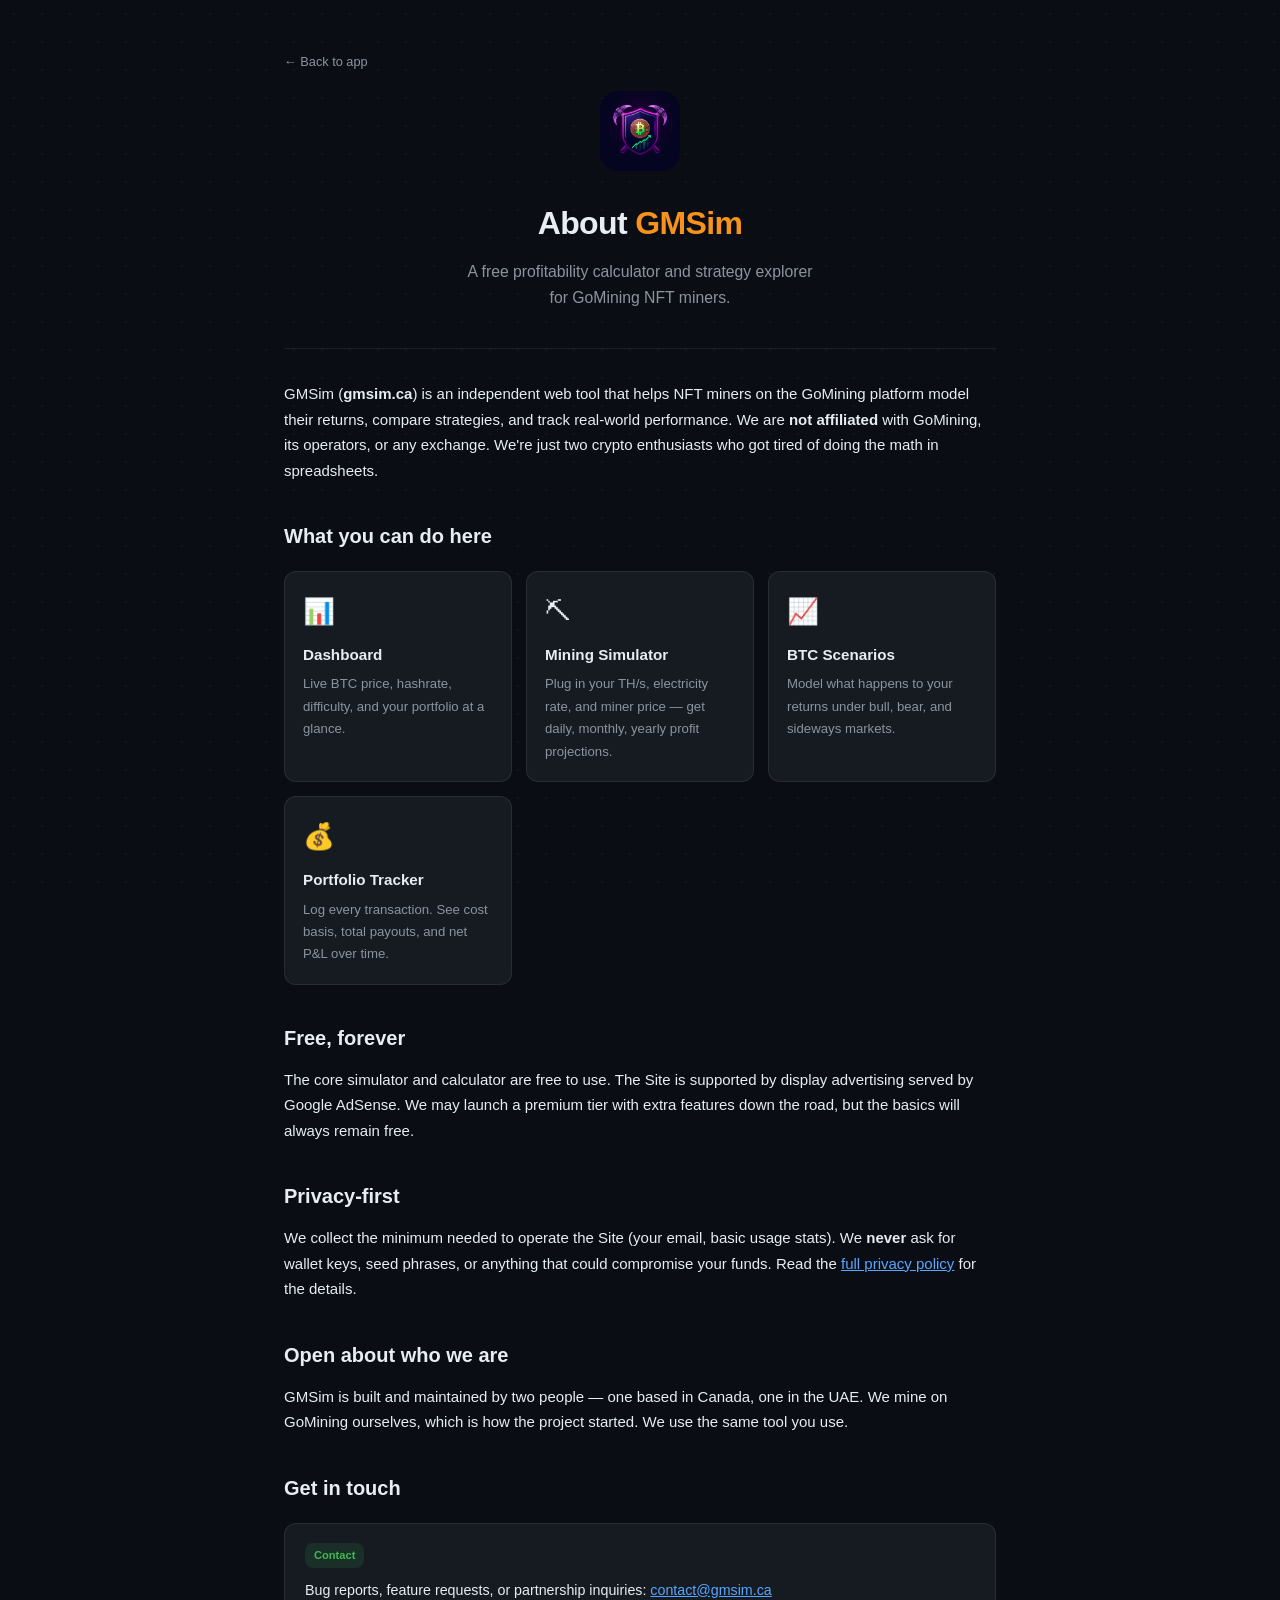
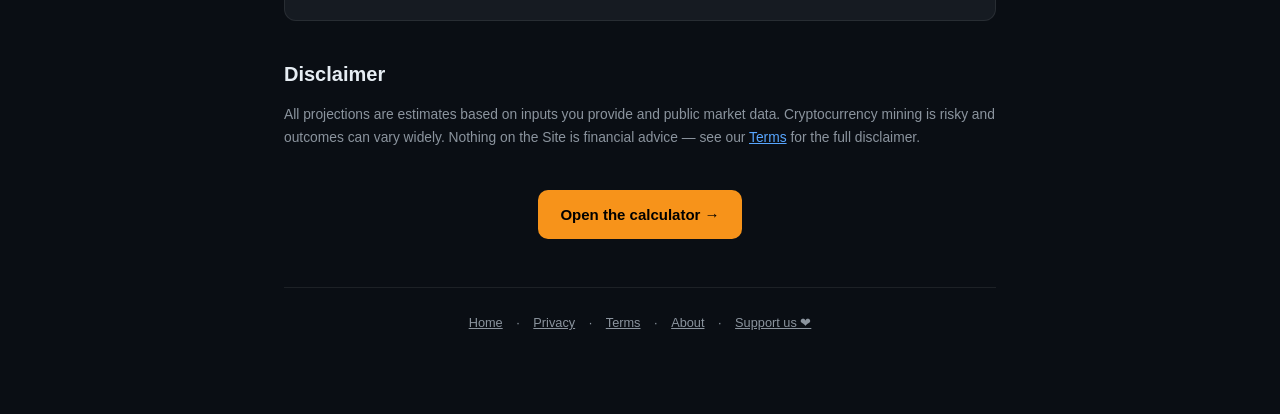
<file: about.html>
<!DOCTYPE html>
<html lang="en">
<head>
  <meta charset="UTF-8">
  <meta name="viewport" content="width=device-width, initial-scale=1.0">
  <title>About · GMSim</title>
  <meta name="description" content="GMSim is a free profitability calculator and strategy explorer for GoMining NFT miners.">
  <link rel="icon" type="image/png" href="icon.png">
  <style>
    :root {
      --bg:#0a0e14; --card:#161b22; --border:rgba(255,255,255,.08);
      --text:#e6edf3; --text-dim:#8b949e; --accent:#f7931a; --link:#58a6ff;
      --green:#3fb950;
    }
    *{box-sizing:border-box;margin:0;padding:0}
    body{font-family:-apple-system,BlinkMacSystemFont,'Segoe UI',Roboto,sans-serif;
         background:var(--bg);color:var(--text);line-height:1.7;font-size:15px}
    .wrap{max-width:760px;margin:0 auto;padding:48px 24px 80px}
    header{padding-bottom:24px;border-bottom:1px solid var(--border);margin-bottom:32px;text-align:center}
    .back{color:var(--text-dim);text-decoration:none;font-size:.85em;display:inline-block;
          margin-bottom:18px;text-align:left;width:100%}
    .back:hover{color:var(--accent)}
    .logo{width:80px;height:80px;border-radius:18px;margin-bottom:18px}
    h1{font-size:2rem;font-weight:800;letter-spacing:-.02em;margin-bottom:8px}
    h1 .accent{color:var(--accent)}
    .tagline{color:var(--text-dim);font-size:1.05em}
    h2{font-size:1.25rem;font-weight:700;margin:36px 0 12px;color:var(--text)}
    p,li{color:var(--text);margin-bottom:12px}
    ul{padding-left:22px;margin-bottom:14px}
    a{color:var(--link)}
    .features{display:grid;grid-template-columns:repeat(auto-fit,minmax(220px,1fr));
              gap:14px;margin:18px 0 8px}
    .feat{background:var(--card);border:1px solid var(--border);border-radius:12px;
          padding:18px}
    .feat .icon{font-size:1.6rem;margin-bottom:8px}
    .feat h3{font-size:.95rem;font-weight:700;margin-bottom:6px}
    .feat p{font-size:.88em;color:var(--text-dim);margin:0}
    .cta{display:inline-block;background:var(--accent);color:#000;font-weight:700;
         padding:12px 22px;border-radius:10px;text-decoration:none;margin-top:8px}
    .cta:hover{filter:brightness(1.1)}
    .card{background:var(--card);border:1px solid var(--border);border-radius:12px;
          padding:18px 20px;margin:18px 0;font-size:.95em}
    .badge{display:inline-block;background:rgba(63,185,80,.12);color:var(--green);
           padding:3px 9px;border-radius:8px;font-size:.78em;font-weight:600;
           margin-bottom:10px}
    footer{margin-top:48px;padding-top:24px;border-top:1px solid var(--border);
           color:var(--text-dim);font-size:.85em;text-align:center}
    footer a{margin:0 10px;color:var(--text-dim)}
    footer a:hover{color:var(--accent)}
  </style>
  <link rel="stylesheet" href="css/tokens.css">
</head>
<body>
  <div class="wrap">
    <a href="index.html" class="back">← Back to app</a>
    <header>
      <img src="icon.png" alt="" class="logo">
      <h1>About <span class="accent">GMSim</span></h1>
      <p class="tagline">A free profitability calculator and strategy explorer<br>for GoMining NFT miners.</p>
    </header>

    <p>GMSim (<strong>gmsim.ca</strong>) is an independent web tool that helps NFT miners on the GoMining platform model their returns, compare strategies, and track real-world performance. We are <strong>not affiliated</strong> with GoMining, its operators, or any exchange. We're just two crypto enthusiasts who got tired of doing the math in spreadsheets.</p>

    <h2>What you can do here</h2>
    <div class="features">
      <div class="feat">
        <div class="icon">📊</div>
        <h3>Dashboard</h3>
        <p>Live BTC price, hashrate, difficulty, and your portfolio at a glance.</p>
      </div>
      <div class="feat">
        <div class="icon">⛏</div>
        <h3>Mining Simulator</h3>
        <p>Plug in your TH/s, electricity rate, and miner price — get daily, monthly, yearly profit projections.</p>
      </div>
      <div class="feat">
        <div class="icon">📈</div>
        <h3>BTC Scenarios</h3>
        <p>Model what happens to your returns under bull, bear, and sideways markets.</p>
      </div>
      <div class="feat">
        <div class="icon">💰</div>
        <h3>Portfolio Tracker</h3>
        <p>Log every transaction. See cost basis, total payouts, and net P&amp;L over time.</p>
      </div>
    </div>

    <h2>Free, forever</h2>
    <p>The core simulator and calculator are free to use. The Site is supported by display advertising served by Google AdSense. We may launch a premium tier with extra features down the road, but the basics will always remain free.</p>

    <h2>Privacy-first</h2>
    <p>We collect the minimum needed to operate the Site (your email, basic usage stats). We <strong>never</strong> ask for wallet keys, seed phrases, or anything that could compromise your funds. Read the <a href="privacy.html">full privacy policy</a> for the details.</p>

    <h2>Open about who we are</h2>
    <p>GMSim is built and maintained by two people — one based in Canada, one in the UAE. We mine on GoMining ourselves, which is how the project started. We use the same tool you use.</p>

    <h2>Get in touch</h2>
    <div class="card">
      <span class="badge">Contact</span>
      <p style="margin:0">Bug reports, feature requests, or partnership inquiries: <a href="mailto:contact@gmsim.ca">contact@gmsim.ca</a></p>
    </div>

    <h2>Disclaimer</h2>
    <p style="font-size:.92em;color:var(--text-dim)">All projections are estimates based on inputs you provide and public market data. Cryptocurrency mining is risky and outcomes can vary widely. Nothing on the Site is financial advice — see our <a href="terms.html">Terms</a> for the full disclaimer.</p>

    <p style="margin-top:32px;text-align:center">
      <a href="index.html" class="cta">Open the calculator →</a>
    </p>

    <footer>
      <a href="index.html">Home</a> ·
      <a href="privacy.html">Privacy</a> ·
      <a href="terms.html">Terms</a> ·
      <a href="about.html">About</a> ·
      <a href="support.html">Support us ❤</a>
    </footer>
  </div>
</body>
</html>
</file>
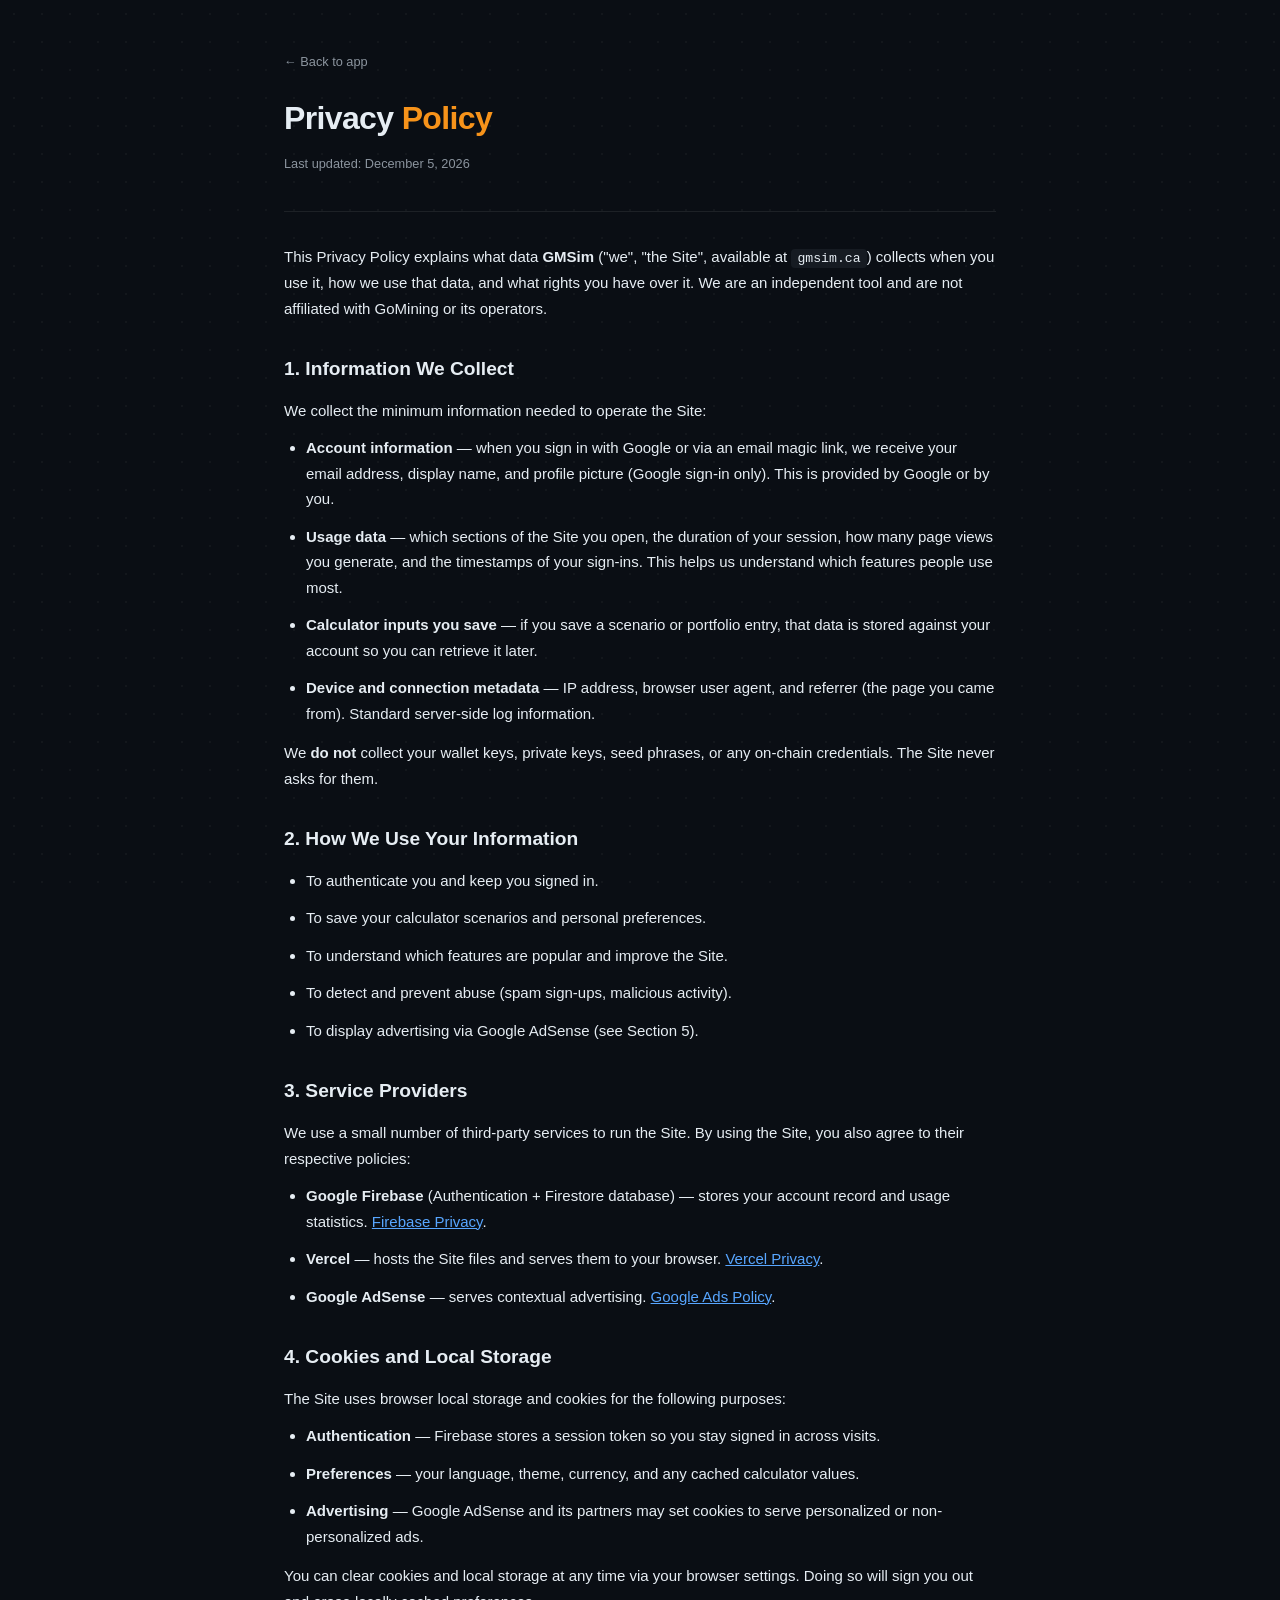
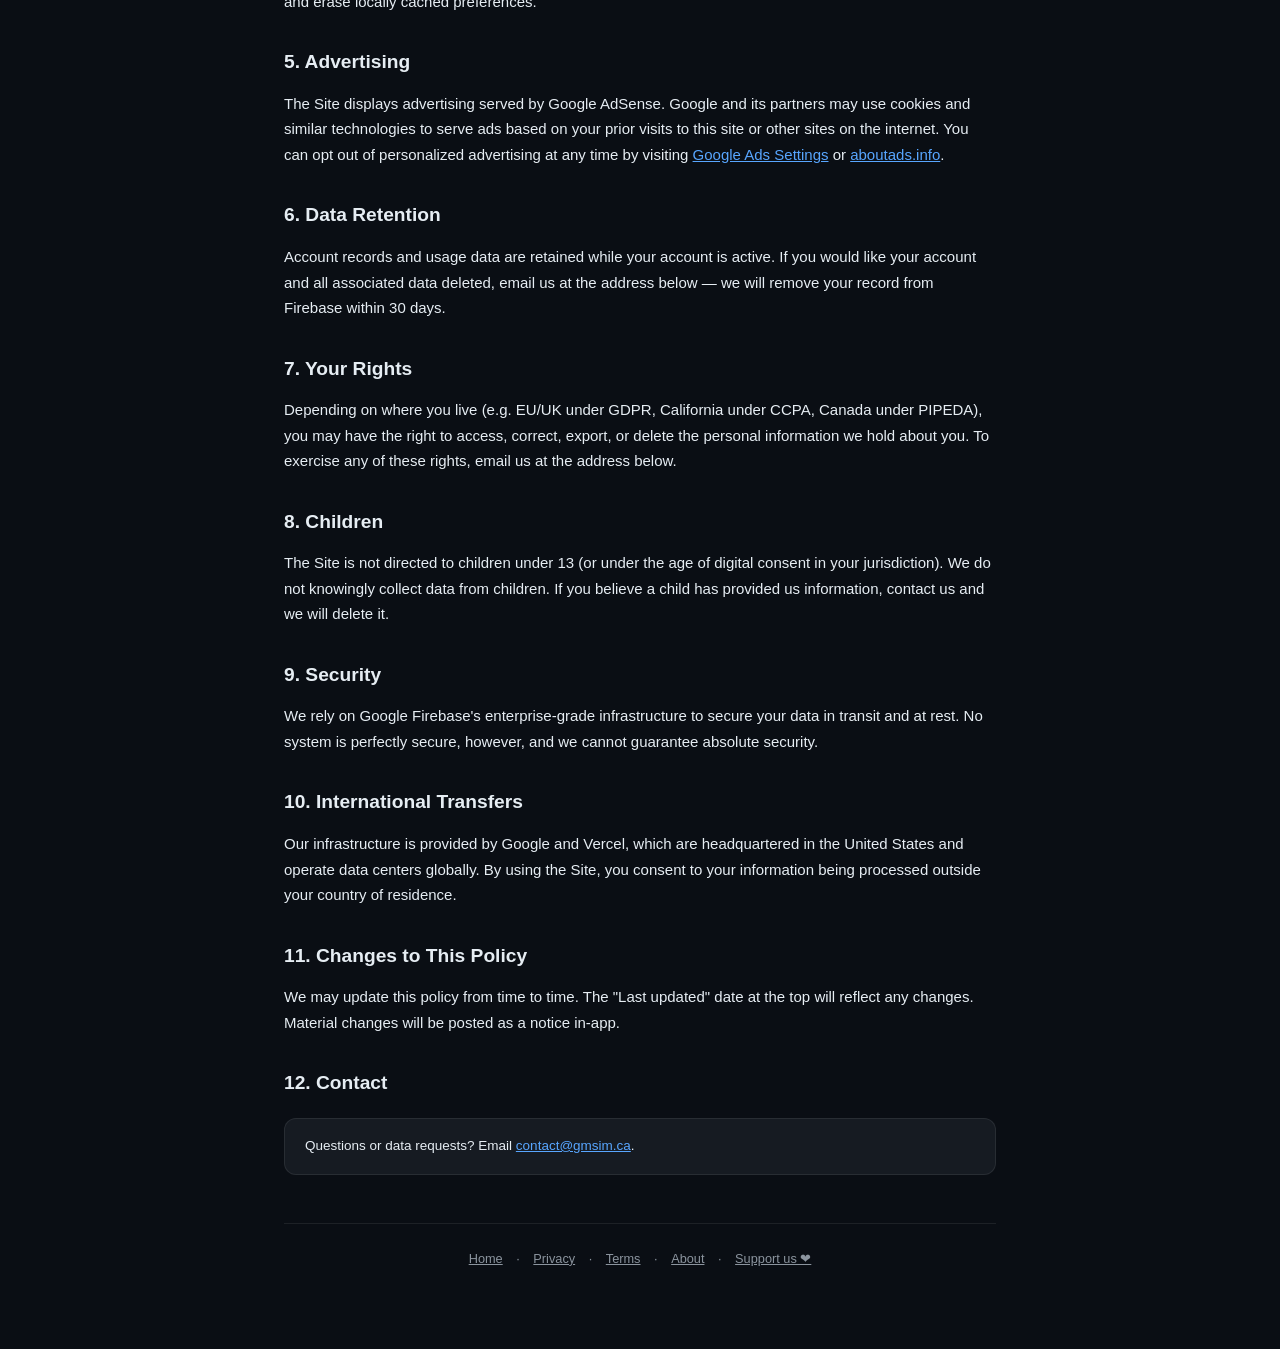
<file: privacy.html>
<!DOCTYPE html>
<html lang="en">
<head>
  <meta charset="UTF-8">
  <meta name="viewport" content="width=device-width, initial-scale=1.0">
  <title>Privacy Policy · GMSim</title>
  <link rel="icon" type="image/png" href="icon.png">
  <style>
    :root {
      --bg:#0a0e14; --card:#161b22; --border:rgba(255,255,255,.08);
      --text:#e6edf3; --text-dim:#8b949e; --accent:#f7931a; --link:#58a6ff;
    }
    *{box-sizing:border-box;margin:0;padding:0}
    body{font-family:-apple-system,BlinkMacSystemFont,'Segoe UI',Roboto,sans-serif;
         background:var(--bg);color:var(--text);line-height:1.7;font-size:15px}
    .wrap{max-width:760px;margin:0 auto;padding:48px 24px 80px}
    header{padding-bottom:24px;border-bottom:1px solid var(--border);margin-bottom:32px}
    .back{color:var(--text-dim);text-decoration:none;font-size:.85em;display:inline-block;margin-bottom:18px}
    .back:hover{color:var(--accent)}
    h1{font-size:2rem;font-weight:800;letter-spacing:-.02em;margin-bottom:8px}
    h1 .accent{color:var(--accent)}
    .updated{color:var(--text-dim);font-size:.85em}
    h2{font-size:1.2rem;font-weight:700;margin:32px 0 12px;color:var(--text)}
    p,li{color:var(--text);margin-bottom:12px}
    ul{padding-left:22px;margin-bottom:14px}
    a{color:var(--link)}
    code{background:var(--card);padding:2px 6px;border-radius:4px;font-size:.88em}
    .card{background:var(--card);border:1px solid var(--border);border-radius:12px;
          padding:16px 20px;margin:18px 0;font-size:.9em;color:var(--text-dim)}
    footer{margin-top:48px;padding-top:24px;border-top:1px solid var(--border);
           color:var(--text-dim);font-size:.85em;text-align:center}
    footer a{margin:0 10px;color:var(--text-dim)}
    footer a:hover{color:var(--accent)}
  </style>
  <link rel="stylesheet" href="css/tokens.css">
</head>
<body>
  <div class="wrap">
    <a href="index.html" class="back">← Back to app</a>
    <header>
      <h1>Privacy <span class="accent">Policy</span></h1>
      <p class="updated">Last updated: <span id="updated">2026</span></p>
    </header>

    <p>This Privacy Policy explains what data <strong>GMSim</strong> ("we", "the Site", available at <code>gmsim.ca</code>) collects when you use it, how we use that data, and what rights you have over it. We are an independent tool and are not affiliated with GoMining or its operators.</p>

    <h2>1. Information We Collect</h2>
    <p>We collect the minimum information needed to operate the Site:</p>
    <ul>
      <li><strong>Account information</strong> — when you sign in with Google or via an email magic link, we receive your email address, display name, and profile picture (Google sign-in only). This is provided by Google or by you.</li>
      <li><strong>Usage data</strong> — which sections of the Site you open, the duration of your session, how many page views you generate, and the timestamps of your sign-ins. This helps us understand which features people use most.</li>
      <li><strong>Calculator inputs you save</strong> — if you save a scenario or portfolio entry, that data is stored against your account so you can retrieve it later.</li>
      <li><strong>Device and connection metadata</strong> — IP address, browser user agent, and referrer (the page you came from). Standard server-side log information.</li>
    </ul>
    <p>We <strong>do not</strong> collect your wallet keys, private keys, seed phrases, or any on-chain credentials. The Site never asks for them.</p>

    <h2>2. How We Use Your Information</h2>
    <ul>
      <li>To authenticate you and keep you signed in.</li>
      <li>To save your calculator scenarios and personal preferences.</li>
      <li>To understand which features are popular and improve the Site.</li>
      <li>To detect and prevent abuse (spam sign-ups, malicious activity).</li>
      <li>To display advertising via Google AdSense (see Section 5).</li>
    </ul>

    <h2>3. Service Providers</h2>
    <p>We use a small number of third-party services to run the Site. By using the Site, you also agree to their respective policies:</p>
    <ul>
      <li><strong>Google Firebase</strong> (Authentication + Firestore database) — stores your account record and usage statistics. <a href="https://firebase.google.com/support/privacy" target="_blank" rel="noopener">Firebase Privacy</a>.</li>
      <li><strong>Vercel</strong> — hosts the Site files and serves them to your browser. <a href="https://vercel.com/legal/privacy-policy" target="_blank" rel="noopener">Vercel Privacy</a>.</li>
      <li><strong>Google AdSense</strong> — serves contextual advertising. <a href="https://policies.google.com/technologies/ads" target="_blank" rel="noopener">Google Ads Policy</a>.</li>
    </ul>

    <h2>4. Cookies and Local Storage</h2>
    <p>The Site uses browser local storage and cookies for the following purposes:</p>
    <ul>
      <li><strong>Authentication</strong> — Firebase stores a session token so you stay signed in across visits.</li>
      <li><strong>Preferences</strong> — your language, theme, currency, and any cached calculator values.</li>
      <li><strong>Advertising</strong> — Google AdSense and its partners may set cookies to serve personalized or non-personalized ads.</li>
    </ul>
    <p>You can clear cookies and local storage at any time via your browser settings. Doing so will sign you out and erase locally cached preferences.</p>

    <h2>5. Advertising</h2>
    <p>The Site displays advertising served by Google AdSense. Google and its partners may use cookies and similar technologies to serve ads based on your prior visits to this site or other sites on the internet. You can opt out of personalized advertising at any time by visiting <a href="https://www.google.com/settings/ads" target="_blank" rel="noopener">Google Ads Settings</a> or <a href="https://www.aboutads.info/" target="_blank" rel="noopener">aboutads.info</a>.</p>

    <h2>6. Data Retention</h2>
    <p>Account records and usage data are retained while your account is active. If you would like your account and all associated data deleted, email us at the address below — we will remove your record from Firebase within 30 days.</p>

    <h2>7. Your Rights</h2>
    <p>Depending on where you live (e.g. EU/UK under GDPR, California under CCPA, Canada under PIPEDA), you may have the right to access, correct, export, or delete the personal information we hold about you. To exercise any of these rights, email us at the address below.</p>

    <h2>8. Children</h2>
    <p>The Site is not directed to children under 13 (or under the age of digital consent in your jurisdiction). We do not knowingly collect data from children. If you believe a child has provided us information, contact us and we will delete it.</p>

    <h2>9. Security</h2>
    <p>We rely on Google Firebase's enterprise-grade infrastructure to secure your data in transit and at rest. No system is perfectly secure, however, and we cannot guarantee absolute security.</p>

    <h2>10. International Transfers</h2>
    <p>Our infrastructure is provided by Google and Vercel, which are headquartered in the United States and operate data centers globally. By using the Site, you consent to your information being processed outside your country of residence.</p>

    <h2>11. Changes to This Policy</h2>
    <p>We may update this policy from time to time. The "Last updated" date at the top will reflect any changes. Material changes will be posted as a notice in-app.</p>

    <h2>12. Contact</h2>
    <div class="card">
      <p style="margin:0">Questions or data requests? Email <a href="mailto:contact@gmsim.ca">contact@gmsim.ca</a>.</p>
    </div>

    <footer>
      <a href="index.html">Home</a> ·
      <a href="privacy.html">Privacy</a> ·
      <a href="terms.html">Terms</a> ·
      <a href="about.html">About</a> ·
      <a href="support.html">Support us ❤</a>
    </footer>
  </div>
  <script>
    document.getElementById("updated").textContent =
      new Date().toLocaleDateString(undefined, { year:"numeric", month:"long", day:"numeric" });
  </script>
</body>
</html>
</file>
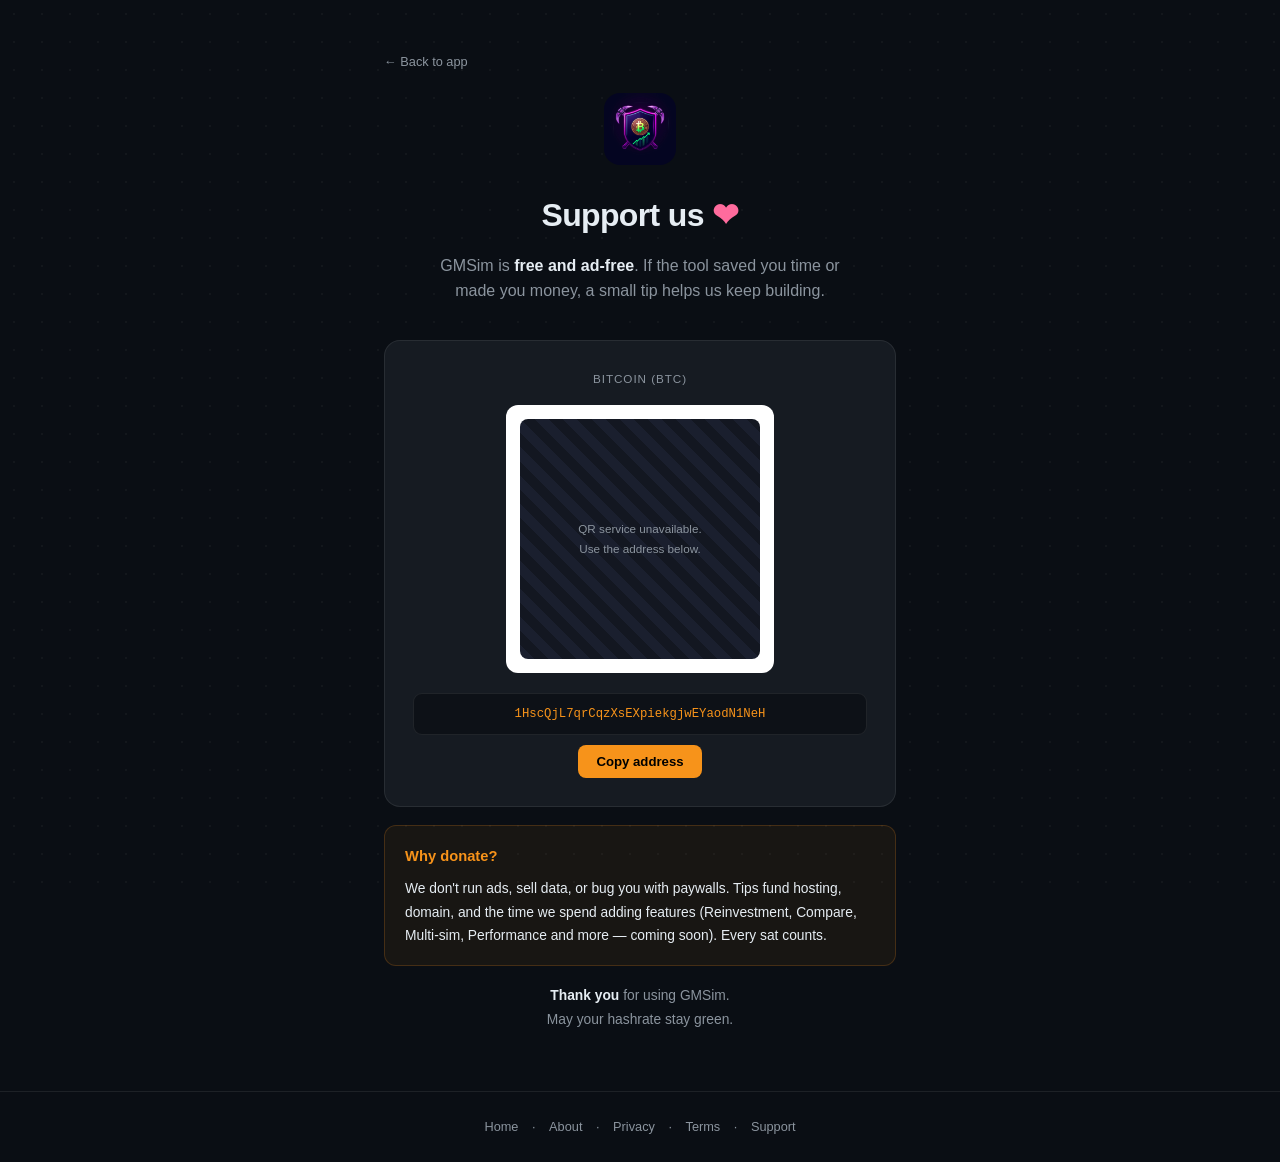
<file: support.html>
<!DOCTYPE html>
<html lang="en">
<head>
  <meta charset="UTF-8">
  <meta name="viewport" content="width=device-width, initial-scale=1.0">
  <title>Support Us · GMSim</title>
  <meta name="description" content="GMSim is free and ad-free. If it saved you time, consider supporting development with a small Bitcoin tip.">
  <link rel="icon" type="image/png" href="icon.png">
  <style>
    :root {
      --bg:#0a0e14; --card:#161b22; --border:rgba(255,255,255,.08);
      --text:#e6edf3; --text-dim:#8b949e; --accent:#f7931a; --link:#58a6ff;
      --green:#3fb950; --pink:#ff6b9d;
    }
    *{box-sizing:border-box;margin:0;padding:0}
    body{font-family:-apple-system,BlinkMacSystemFont,'Segoe UI',Roboto,sans-serif;
         background:var(--bg);color:var(--text);line-height:1.7;font-size:15px;
         min-height:100vh;display:flex;flex-direction:column}
    .wrap{max-width:560px;margin:0 auto;padding:48px 24px 60px;width:100%;flex:1}
    .back{color:var(--text-dim);text-decoration:none;font-size:.85em;display:inline-block;margin-bottom:20px}
    .back:hover{color:var(--accent)}
    header{text-align:center;margin-bottom:36px}
    .logo{width:72px;height:72px;border-radius:16px;margin-bottom:16px}
    h1{font-size:2rem;font-weight:800;letter-spacing:-.02em;margin-bottom:10px}
    h1 .heart{color:var(--pink);display:inline-block;animation:beat 1.4s ease-in-out infinite}
    @keyframes beat{0%,100%{transform:scale(1)}50%{transform:scale(1.18)}}
    .tagline{color:var(--text-dim);font-size:1rem;line-height:1.6;max-width:420px;margin:0 auto}

    .card{background:var(--card);border:1px solid var(--border);border-radius:16px;
          padding:28px;text-align:center;margin-bottom:18px}
    .qr-frame{display:inline-block;background:#fff;padding:14px;border-radius:12px;
              margin:8px 0 20px}
    .qr-frame canvas, .qr-frame img{display:block;width:240px;height:240px}
    .placeholder-qr{width:240px;height:240px;background:repeating-linear-gradient(
        45deg, #1a1f2e, #1a1f2e 10px, #131721 10px, #131721 20px);
        border-radius:8px;display:flex;align-items:center;justify-content:center;
        color:var(--text-dim);font-size:.78em;text-align:center;padding:20px}

    .label{color:var(--text-dim);font-size:.78em;text-transform:uppercase;
           letter-spacing:.08em;margin-bottom:8px}
    .addr{font-family:ui-monospace,SFMono-Regular,Menlo,Consolas,monospace;
          font-size:.82em;background:#0d1117;border:1px solid var(--border);
          padding:11px 14px;border-radius:9px;word-break:break-all;color:var(--accent);
          line-height:1.5;margin-bottom:10px}
    .copy-btn{background:var(--accent);color:#000;border:none;padding:9px 18px;
              border-radius:8px;font-weight:700;cursor:pointer;font-size:.88em}
    .copy-btn:hover{filter:brightness(1.1)}
    .copy-btn.ok{background:var(--green)}

    .why{background:rgba(247,147,26,.06);border:1px solid rgba(247,147,26,.2);
         border-radius:12px;padding:18px 20px;margin:16px 0;font-size:.92em;line-height:1.7}
    .why h3{font-size:.92rem;font-weight:700;color:var(--accent);margin-bottom:8px}
    .why p{color:var(--text);margin:0}

    .thanks{text-align:center;color:var(--text-dim);font-size:.92em;margin-top:18px;line-height:1.7}
    .thanks strong{color:var(--text)}

    footer{padding:24px;border-top:1px solid var(--border);
           color:var(--text-dim);font-size:.85em;text-align:center}
    footer a{margin:0 10px;color:var(--text-dim);text-decoration:none}
    footer a:hover{color:var(--accent)}
  </style>
  <link rel="stylesheet" href="css/tokens.css">
</head>
<body>
  <div class="wrap">
    <a href="index.html" class="back">← Back to app</a>
    <header>
      <img src="icon.png" alt="" class="logo">
      <h1>Support us <span class="heart">❤</span></h1>
      <p class="tagline">GMSim is <strong style="color:var(--text)">free and ad-free</strong>. If the tool saved you time or made you money, a small tip helps us keep building.</p>
    </header>

    <div class="card">
      <div class="label">Bitcoin (BTC)</div>
      <div class="qr-frame">
        <div id="qr"></div>
      </div>
      <div id="addr" class="addr">PASTE_BTC_ADDRESS_HERE</div>
      <button id="copy" class="copy-btn">Copy address</button>
    </div>

    <div class="why">
      <h3>Why donate?</h3>
      <p>We don't run ads, sell data, or bug you with paywalls. Tips fund hosting, domain, and the time we spend adding features (Reinvestment, Compare, Multi-sim, Performance and more — coming soon). Every sat counts.</p>
    </div>

    <div class="thanks">
      <strong>Thank you</strong> for using GMSim.<br>
      May your hashrate stay green.
    </div>
  </div>

  <footer>
    <a href="index.html">Home</a> ·
    <a href="about.html">About</a> ·
    <a href="privacy.html">Privacy</a> ·
    <a href="terms.html">Terms</a> ·
    <a href="support.html">Support</a>
  </footer>

  <script>
    // ---- CONFIG ----
    const BTC_ADDRESS = "1HscQjL7qrCqzXsEXpiekgjwEYaodN1NeH";
    // ----------------

    const qrEl    = document.getElementById("qr");
    const addrEl  = document.getElementById("addr");
    const copyBtn = document.getElementById("copy");

    addrEl.textContent = BTC_ADDRESS;

    if (BTC_ADDRESS && BTC_ADDRESS !== "PASTE_BTC_ADDRESS_HERE") {
      // Use a public QR-image service — zero JS dependencies, always works.
      // bitcoin: URI scheme makes wallets recognize it as a payment request.
      const payload = encodeURIComponent("bitcoin:" + BTC_ADDRESS);
      const img = new Image();
      img.width  = 240;
      img.height = 240;
      img.alt    = "Bitcoin donation QR code";
      img.src    = "https://api.qrserver.com/v1/create-qr-code/?size=240x240&margin=4&data=" + payload;
      img.onerror = () => {
        qrEl.innerHTML = "<div class='placeholder-qr'>QR service unavailable.<br>Use the address below.</div>";
      };
      qrEl.appendChild(img);
    } else {
      qrEl.innerHTML = "<div class='placeholder-qr'>QR will appear here once<br>BTC address is added</div>";
      copyBtn.disabled = true;
      copyBtn.style.opacity = .5;
    }

    copyBtn.addEventListener("click", async () => {
      try {
        await navigator.clipboard.writeText(BTC_ADDRESS);
        const orig = copyBtn.textContent;
        copyBtn.textContent = "✓ Copied!";
        copyBtn.classList.add("ok");
        setTimeout(() => {
          copyBtn.textContent = orig;
          copyBtn.classList.remove("ok");
        }, 1800);
      } catch {
        // fallback
        const r = document.createRange();
        r.selectNode(addrEl);
        window.getSelection().removeAllRanges();
        window.getSelection().addRange(r);
        document.execCommand("copy");
        window.getSelection().removeAllRanges();
      }
    });
  </script>
</body>
</html>
</file>
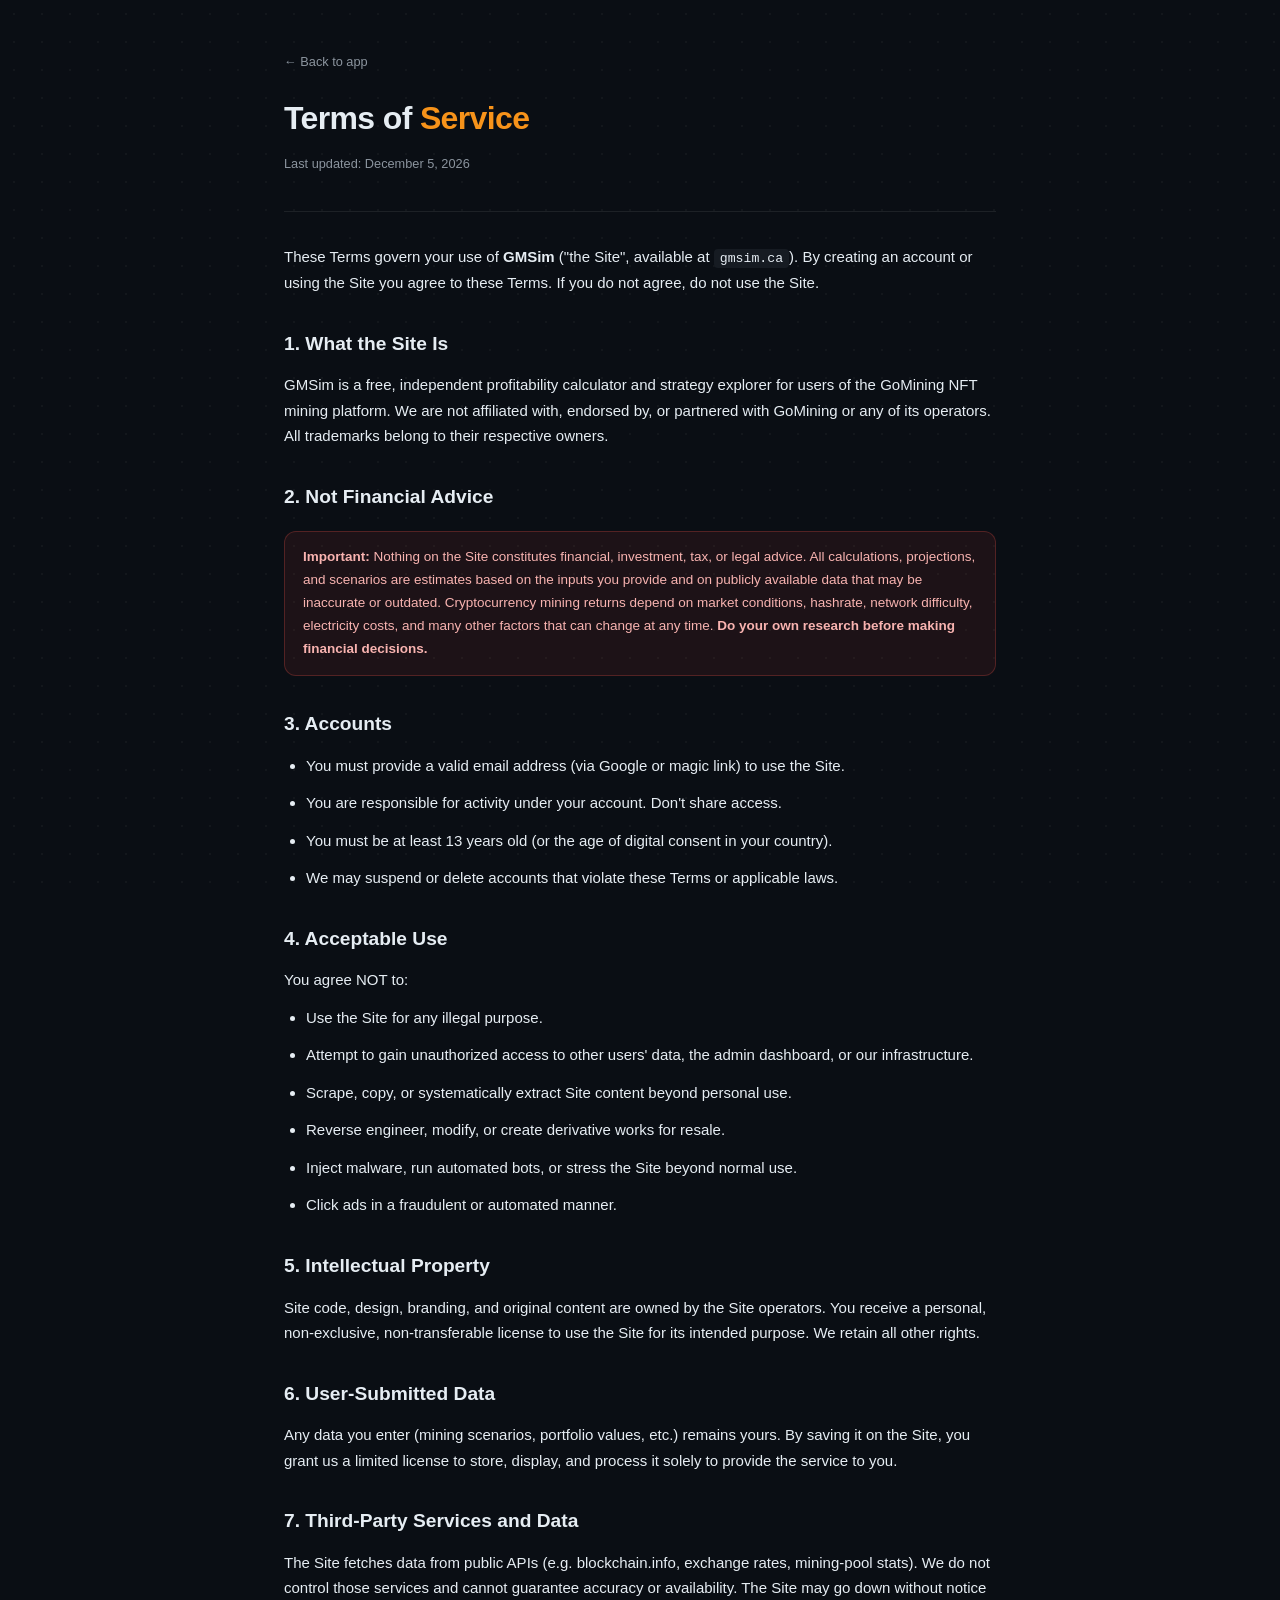
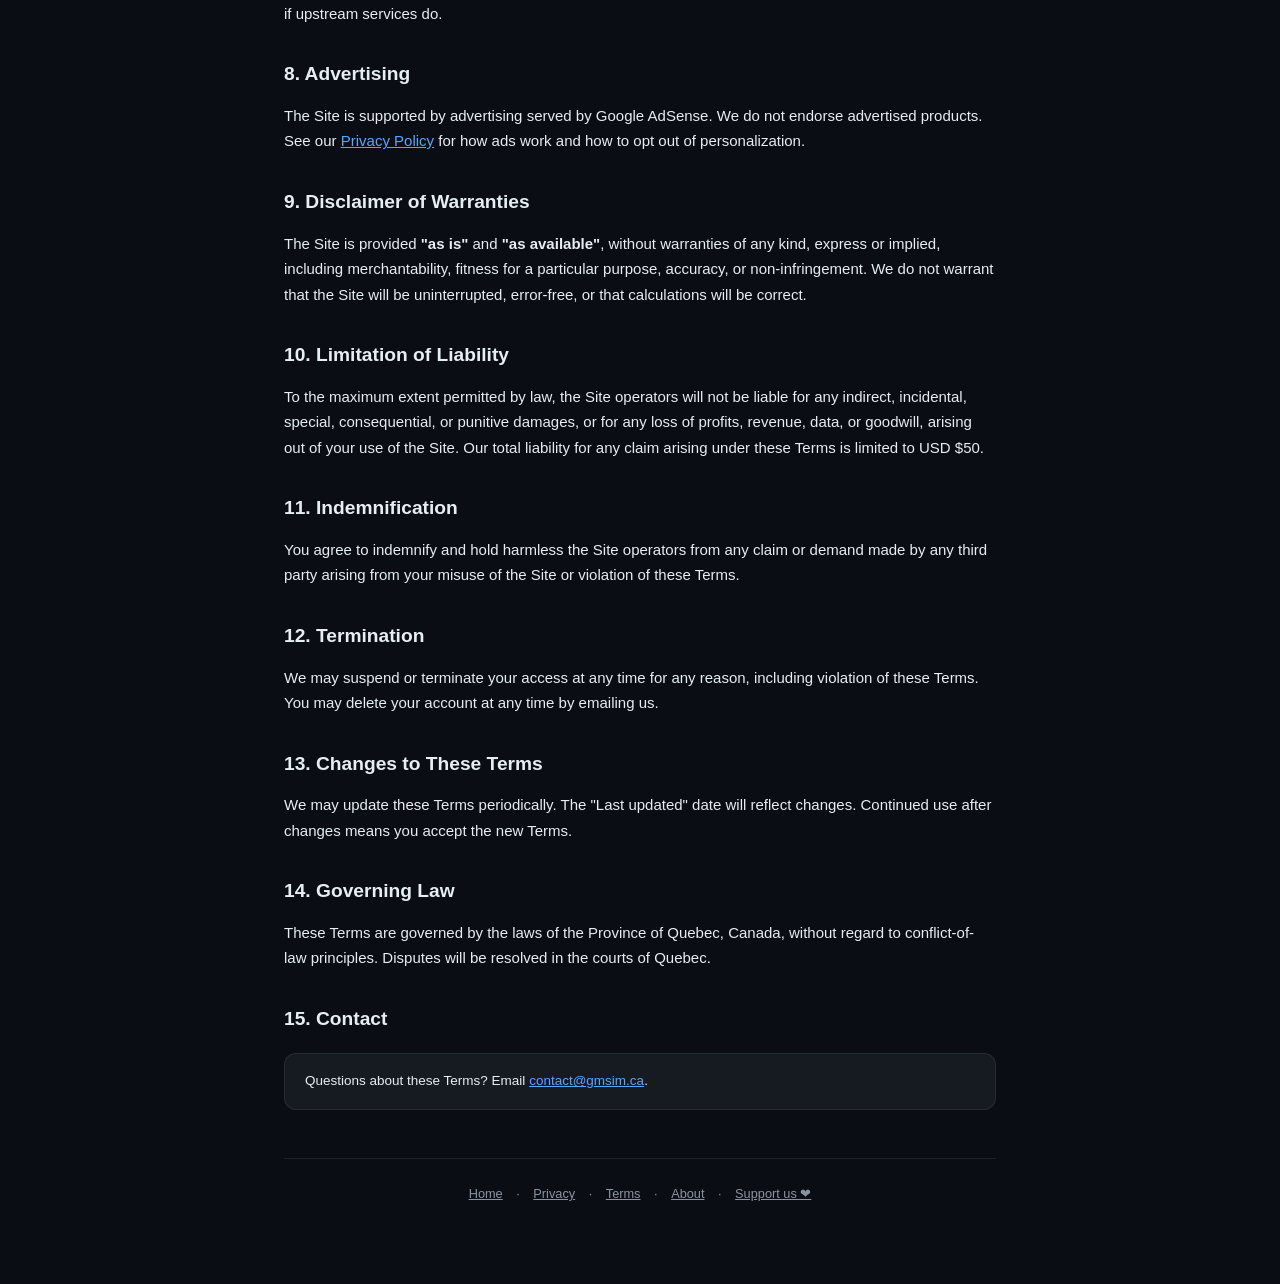
<file: terms.html>
<!DOCTYPE html>
<html lang="en">
<head>
  <meta charset="UTF-8">
  <meta name="viewport" content="width=device-width, initial-scale=1.0">
  <title>Terms of Service · GMSim</title>
  <link rel="icon" type="image/png" href="icon.png">
  <style>
    :root {
      --bg:#0a0e14; --card:#161b22; --border:rgba(255,255,255,.08);
      --text:#e6edf3; --text-dim:#8b949e; --accent:#f7931a; --link:#58a6ff;
    }
    *{box-sizing:border-box;margin:0;padding:0}
    body{font-family:-apple-system,BlinkMacSystemFont,'Segoe UI',Roboto,sans-serif;
         background:var(--bg);color:var(--text);line-height:1.7;font-size:15px}
    .wrap{max-width:760px;margin:0 auto;padding:48px 24px 80px}
    header{padding-bottom:24px;border-bottom:1px solid var(--border);margin-bottom:32px}
    .back{color:var(--text-dim);text-decoration:none;font-size:.85em;display:inline-block;margin-bottom:18px}
    .back:hover{color:var(--accent)}
    h1{font-size:2rem;font-weight:800;letter-spacing:-.02em;margin-bottom:8px}
    h1 .accent{color:var(--accent)}
    .updated{color:var(--text-dim);font-size:.85em}
    h2{font-size:1.2rem;font-weight:700;margin:32px 0 12px;color:var(--text)}
    p,li{color:var(--text);margin-bottom:12px}
    ul{padding-left:22px;margin-bottom:14px}
    a{color:var(--link)}
    code{background:var(--card);padding:2px 6px;border-radius:4px;font-size:.88em}
    .card{background:var(--card);border:1px solid var(--border);border-radius:12px;
          padding:16px 20px;margin:18px 0;font-size:.9em;color:var(--text-dim)}
    .warn{background:rgba(248,81,73,.08);border:1px solid rgba(248,81,73,.25);
          border-radius:12px;padding:14px 18px;margin:18px 0;color:#f8b3b0;font-size:.9em}
    footer{margin-top:48px;padding-top:24px;border-top:1px solid var(--border);
           color:var(--text-dim);font-size:.85em;text-align:center}
    footer a{margin:0 10px;color:var(--text-dim)}
    footer a:hover{color:var(--accent)}
  </style>
  <link rel="stylesheet" href="css/tokens.css">
</head>
<body>
  <div class="wrap">
    <a href="index.html" class="back">← Back to app</a>
    <header>
      <h1>Terms of <span class="accent">Service</span></h1>
      <p class="updated">Last updated: <span id="updated">2026</span></p>
    </header>

    <p>These Terms govern your use of <strong>GMSim</strong> ("the Site", available at <code>gmsim.ca</code>). By creating an account or using the Site you agree to these Terms. If you do not agree, do not use the Site.</p>

    <h2>1. What the Site Is</h2>
    <p>GMSim is a free, independent profitability calculator and strategy explorer for users of the GoMining NFT mining platform. We are not affiliated with, endorsed by, or partnered with GoMining or any of its operators. All trademarks belong to their respective owners.</p>

    <h2>2. Not Financial Advice</h2>
    <div class="warn">
      <strong>Important:</strong> Nothing on the Site constitutes financial, investment, tax, or legal advice. All calculations, projections, and scenarios are estimates based on the inputs you provide and on publicly available data that may be inaccurate or outdated. Cryptocurrency mining returns depend on market conditions, hashrate, network difficulty, electricity costs, and many other factors that can change at any time. <strong>Do your own research before making financial decisions.</strong>
    </div>

    <h2>3. Accounts</h2>
    <ul>
      <li>You must provide a valid email address (via Google or magic link) to use the Site.</li>
      <li>You are responsible for activity under your account. Don't share access.</li>
      <li>You must be at least 13 years old (or the age of digital consent in your country).</li>
      <li>We may suspend or delete accounts that violate these Terms or applicable laws.</li>
    </ul>

    <h2>4. Acceptable Use</h2>
    <p>You agree NOT to:</p>
    <ul>
      <li>Use the Site for any illegal purpose.</li>
      <li>Attempt to gain unauthorized access to other users' data, the admin dashboard, or our infrastructure.</li>
      <li>Scrape, copy, or systematically extract Site content beyond personal use.</li>
      <li>Reverse engineer, modify, or create derivative works for resale.</li>
      <li>Inject malware, run automated bots, or stress the Site beyond normal use.</li>
      <li>Click ads in a fraudulent or automated manner.</li>
    </ul>

    <h2>5. Intellectual Property</h2>
    <p>Site code, design, branding, and original content are owned by the Site operators. You receive a personal, non-exclusive, non-transferable license to use the Site for its intended purpose. We retain all other rights.</p>

    <h2>6. User-Submitted Data</h2>
    <p>Any data you enter (mining scenarios, portfolio values, etc.) remains yours. By saving it on the Site, you grant us a limited license to store, display, and process it solely to provide the service to you.</p>

    <h2>7. Third-Party Services and Data</h2>
    <p>The Site fetches data from public APIs (e.g. blockchain.info, exchange rates, mining-pool stats). We do not control those services and cannot guarantee accuracy or availability. The Site may go down without notice if upstream services do.</p>

    <h2>8. Advertising</h2>
    <p>The Site is supported by advertising served by Google AdSense. We do not endorse advertised products. See our <a href="privacy.html">Privacy Policy</a> for how ads work and how to opt out of personalization.</p>

    <h2>9. Disclaimer of Warranties</h2>
    <p>The Site is provided <strong>"as is"</strong> and <strong>"as available"</strong>, without warranties of any kind, express or implied, including merchantability, fitness for a particular purpose, accuracy, or non-infringement. We do not warrant that the Site will be uninterrupted, error-free, or that calculations will be correct.</p>

    <h2>10. Limitation of Liability</h2>
    <p>To the maximum extent permitted by law, the Site operators will not be liable for any indirect, incidental, special, consequential, or punitive damages, or for any loss of profits, revenue, data, or goodwill, arising out of your use of the Site. Our total liability for any claim arising under these Terms is limited to USD $50.</p>

    <h2>11. Indemnification</h2>
    <p>You agree to indemnify and hold harmless the Site operators from any claim or demand made by any third party arising from your misuse of the Site or violation of these Terms.</p>

    <h2>12. Termination</h2>
    <p>We may suspend or terminate your access at any time for any reason, including violation of these Terms. You may delete your account at any time by emailing us.</p>

    <h2>13. Changes to These Terms</h2>
    <p>We may update these Terms periodically. The "Last updated" date will reflect changes. Continued use after changes means you accept the new Terms.</p>

    <h2>14. Governing Law</h2>
    <p>These Terms are governed by the laws of the Province of Quebec, Canada, without regard to conflict-of-law principles. Disputes will be resolved in the courts of Quebec.</p>

    <h2>15. Contact</h2>
    <div class="card">
      <p style="margin:0">Questions about these Terms? Email <a href="mailto:contact@gmsim.ca">contact@gmsim.ca</a>.</p>
    </div>

    <footer>
      <a href="index.html">Home</a> ·
      <a href="privacy.html">Privacy</a> ·
      <a href="terms.html">Terms</a> ·
      <a href="about.html">About</a> ·
      <a href="support.html">Support us ❤</a>
    </footer>
  </div>
  <script>
    document.getElementById("updated").textContent =
      new Date().toLocaleDateString(undefined, { year:"numeric", month:"long", day:"numeric" });
  </script>
</body>
</html>
</file>
<file: css/tokens.css>
/* =============================================================
   tokens.css — GMSim redesign design system
   Loaded AFTER main.css so these tokens cascade on top.
   Overrides selected variables and adds new ones for the refreshed
   look (subtle dot-grid bg, elevation system, refined shadows,
   typography scale). Layout-affecting tokens (--sidebar-w,
   --tab-bar-h, base radii) are intentionally kept untouched.
   ============================================================= */

:root {
    /* ---------- Surfaces & elevation ---------------------------- */
    --bg-deep:        #07090d;
    --bg-soft:        #0c1117;
    --surface-1:      #11161e;
    --surface-2:      #161c25;
    --surface-3:      #1c2330;
    --surface-glass:  rgba(22, 28, 38, 0.72);

    /* ---------- Accent system (kept compatible with --accent) ---- */
    --accent-50:      #fff5e6;
    --accent-200:     #ffd699;
    --accent-400:     #ffaf3d;
    --accent-500:     #f7931a;     /* matches existing --accent */
    --accent-600:     #d97a06;
    --accent-700:     #a85a00;
    --accent-glow:    rgba(247, 147, 26, 0.22);
    --accent-soft:    rgba(247, 147, 26, 0.08);
    --accent-line:    rgba(247, 147, 26, 0.32);

    /* ---------- Semantic tokens (subtle refinements) ------------- */
    --success-soft:   rgba(63, 185, 80, 0.10);
    --success-line:   rgba(63, 185, 80, 0.28);
    --danger-soft:    rgba(248, 81, 73, 0.10);
    --danger-line:    rgba(248, 81, 73, 0.28);
    --info-soft:      rgba(88, 166, 255, 0.10);
    --info-line:      rgba(88, 166, 255, 0.28);
    --gmt-soft:       rgba(188, 140, 255, 0.10);
    --gmt-line:       rgba(188, 140, 255, 0.28);

    /* ---------- Border refinement -------------------------------- */
    --border-soft:    rgba(255, 255, 255, 0.04);
    --border-strong:  rgba(255, 255, 255, 0.14);

    /* ---------- Shadow system ------------------------------------ */
    --shadow-xs:      0 1px 2px rgba(0, 0, 0, 0.35);
    --shadow-sm:      0 2px 6px rgba(0, 0, 0, 0.30), 0 1px 2px rgba(0, 0, 0, 0.18);
    --shadow-md:      0 6px 16px rgba(0, 0, 0, 0.38), 0 2px 4px rgba(0, 0, 0, 0.20);
    --shadow-lg:      0 16px 40px rgba(0, 0, 0, 0.45), 0 4px 8px rgba(0, 0, 0, 0.22);
    --shadow-glow:    0 0 32px var(--accent-glow);

    /* Top-edge inner light gives surfaces a subtle gloss */
    --inset-top:      inset 0 1px 0 rgba(255, 255, 255, 0.04);
    --inset-top-strong: inset 0 1px 0 rgba(255, 255, 255, 0.07);

    /* ---------- Background pattern (dot grid) ------------------- */
    --bg-dot-color:   rgba(255, 255, 255, 0.035);
    --bg-dot-size:    28px;
    --bg-dot-radius:  1.1px;

    /* ---------- Typography scale -------------------------------- */
    --fs-display:     clamp(2rem, 4vw, 2.8rem);
    --fs-h1:          1.65rem;
    --fs-h2:          1.2rem;
    --fs-h3:          1rem;
    --fs-body:        0.9375rem;     /* 15px — matches body */
    --fs-sm:          0.8125rem;     /* 13px */
    --fs-xs:          0.6875rem;     /* 11px */
    --fs-2xs:         0.625rem;      /* 10px */

    /* Letter-spacing presets */
    --ls-display:     -0.035em;
    --ls-tight:       -0.02em;
    --ls-snug:        -0.01em;
    --ls-wide:        0.08em;
    --ls-2xwide:      0.14em;

    /* Line-heights */
    --lh-display:     1.05;
    --lh-heading:     1.2;
    --lh-body:        1.6;

    /* ---------- Spacing scale (additive — not used to override) -- */
    --gap-2xs:        4px;
    --gap-xs:         8px;
    --gap-sm:         12px;
    --gap-md:         20px;
    --gap-lg:         28px;
    --gap-xl:         40px;

    /* ---------- Motion system ----------------------------------- */
    --t-fast:         0.12s cubic-bezier(0.4, 0, 0.2, 1);
    --t:              0.2s  cubic-bezier(0.4, 0, 0.2, 1);
    --t-slow:         0.4s  cubic-bezier(0.4, 0, 0.2, 1);

    /* ---------- New radii (additive) ---------------------------- */
    --r-pill:         999px;
    --r-xs:           4px;
    --r-card:         14px;
    --r-card-lg:      20px;
}

/* =============================================================
   Subtle dot-grid background applied to the whole app.
   Layered on top of --bg so existing rules still set the base color.
   Uses background-attachment: fixed so it doesn't scroll past the
   viewport — a single coherent texture across all tabs.
   ============================================================= */
body {
    background-image:
        radial-gradient(circle, var(--bg-dot-color) var(--bg-dot-radius), transparent var(--bg-dot-radius));
    background-size: var(--bg-dot-size) var(--bg-dot-size);
    background-attachment: fixed;
    background-position: 0 0;
    position: relative;
}

/* =============================================================
   Animated background brand logos — BTC + GMT drifting behind UI.
   Visible enough to read as logos, dim enough not to compete with
   content. Fixed to viewport, pointer-events disabled, z-index < 0.
   ============================================================= */
.app-bg-logo {
    position: fixed;
    pointer-events: none;
    z-index: -1;
    opacity: 0.16;
    filter: drop-shadow(0 12px 28px rgba(0, 0, 0, 0.45));
    will-change: transform;
}
.app-bg-logo svg {
    width: 100%;
    height: 100%;
    display: block;
}
.app-bg-logo--btc {
    width: 460px;
    height: 460px;
    top: -120px;
    left: -120px;
    animation: bg-logo-drift-a 38s ease-in-out infinite;
}
.app-bg-logo--gmt {
    width: 520px;
    height: 520px;
    bottom: -140px;
    right: -160px;
    animation: bg-logo-drift-b 44s ease-in-out infinite;
}
@keyframes bg-logo-drift-a {
    0%, 100% { transform: translate(0, 0)        rotate(0deg)   scale(1);    }
    33%      { transform: translate(80px, 60px)  rotate(8deg)   scale(1.08); }
    66%      { transform: translate(40px, 120px) rotate(-6deg)  scale(0.94); }
}
@keyframes bg-logo-drift-b {
    0%, 100% { transform: translate(0, 0)         rotate(0deg)  scale(1);    }
    40%      { transform: translate(-100px, -70px) rotate(-10deg) scale(1.06); }
    75%      { transform: translate(-50px, -140px) rotate(6deg)  scale(0.96); }
}

/* Honour reduced-motion users */
@media (prefers-reduced-motion: reduce) {
    .app-bg-logo {
        animation: none;
    }
}

@media (max-width: 720px) {
    .app-bg-logo--btc { width: 280px; height: 280px; }
    .app-bg-logo--gmt { width: 320px; height: 320px; }
}

/* =============================================================
   Focus ring — consistent across the app, accessible.
   ============================================================= */
:where(button, input, select, textarea, [tabindex], a):focus-visible {
    outline: 2px solid var(--accent-400);
    outline-offset: 2px;
    border-radius: 4px;
}

/* =============================================================
   Custom scrollbars — subtle, match the dark theme.
   ============================================================= */
* {
    scrollbar-width: thin;
    scrollbar-color: rgba(255,255,255,0.08) transparent;
}
*::-webkit-scrollbar { width: 10px; height: 10px; }
*::-webkit-scrollbar-track { background: transparent; }
*::-webkit-scrollbar-thumb {
    background: rgba(255,255,255,0.06);
    border-radius: var(--r-pill);
    border: 2px solid transparent;
    background-clip: content-box;
}
*::-webkit-scrollbar-thumb:hover { background: rgba(255,255,255,0.14); background-clip: content-box; }

/* =============================================================
   Selection — uses the accent so highlights feel branded.
   ============================================================= */
::selection {
    background: var(--accent-glow);
    color: var(--text);
}
</file>
